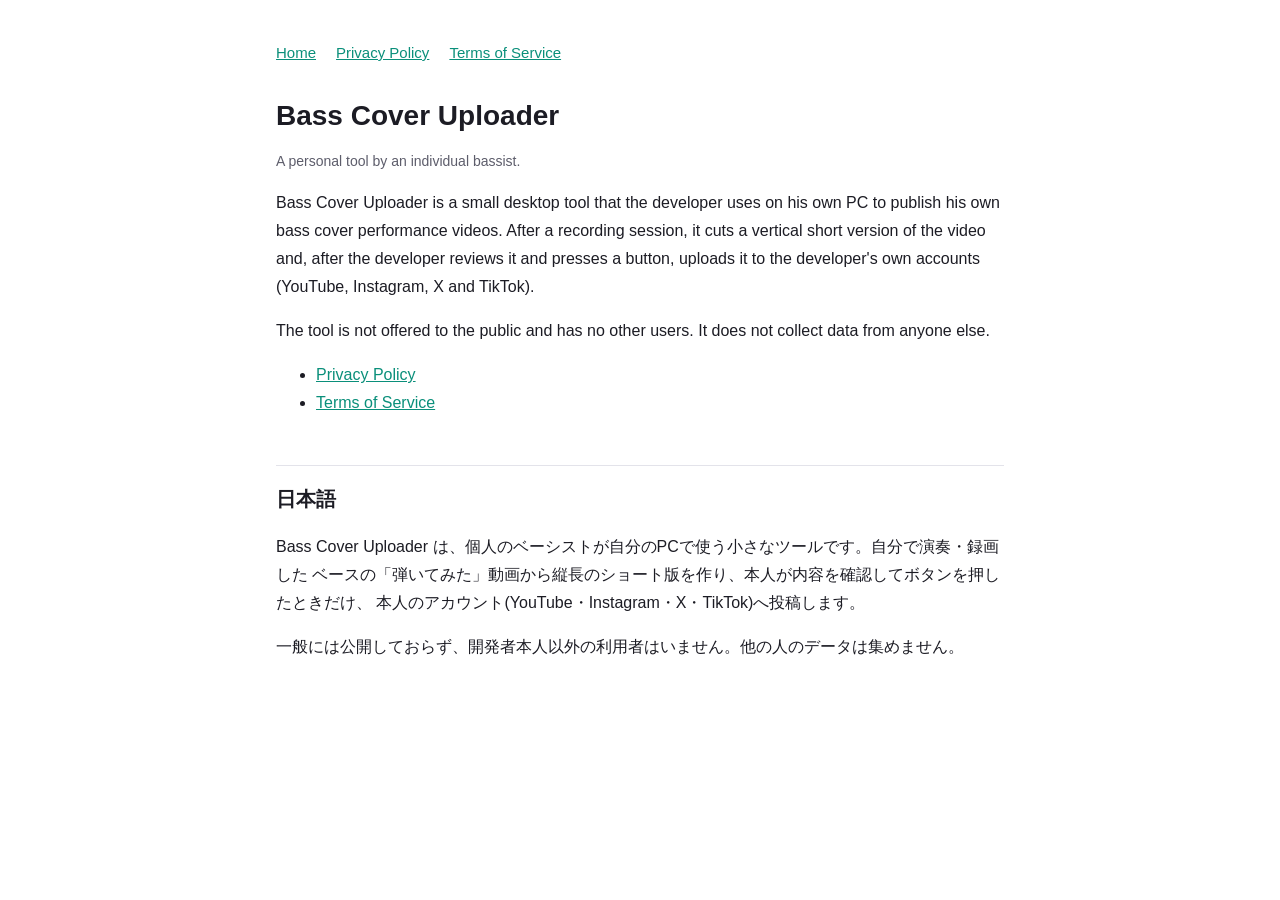
<file: index.html>
<!doctype html>
<html lang="en">
<head>
<meta charset="utf-8">
<meta name="viewport" content="width=device-width, initial-scale=1">
<title>Bass Cover Uploader</title>
<link rel="stylesheet" href="style.css">
</head>
<body>
<main>
  <nav><a href="./">Home</a><a href="privacy.html">Privacy Policy</a><a href="terms.html">Terms of Service</a></nav>
  <h1>Bass Cover Uploader</h1>
  <p class="meta">A personal tool by an individual bassist.</p>
  <p>Bass Cover Uploader is a small desktop tool that the developer uses on his own PC to publish his own bass cover
     performance videos. After a recording session, it cuts a vertical short version of the video and, after the
     developer reviews it and presses a button, uploads it to the developer's own accounts (YouTube, Instagram, X and TikTok).</p>
  <p>The tool is not offered to the public and has no other users. It does not collect data from anyone else.</p>
  <ul>
    <li><a href="privacy.html">Privacy Policy</a></li>
    <li><a href="terms.html">Terms of Service</a></li>
  </ul>

  <section class="lang" lang="ja">
    <h2>日本語</h2>
    <p>Bass Cover Uploader は、個人のベーシストが自分のPCで使う小さなツールです。自分で演奏・録画した
       ベースの「弾いてみた」動画から縦長のショート版を作り、本人が内容を確認してボタンを押したときだけ、
       本人のアカウント(YouTube・Instagram・X・TikTok)へ投稿します。</p>
    <p>一般には公開しておらず、開発者本人以外の利用者はいません。他の人のデータは集めません。</p>
  </section>
</main>
</body>
</html>
</file>
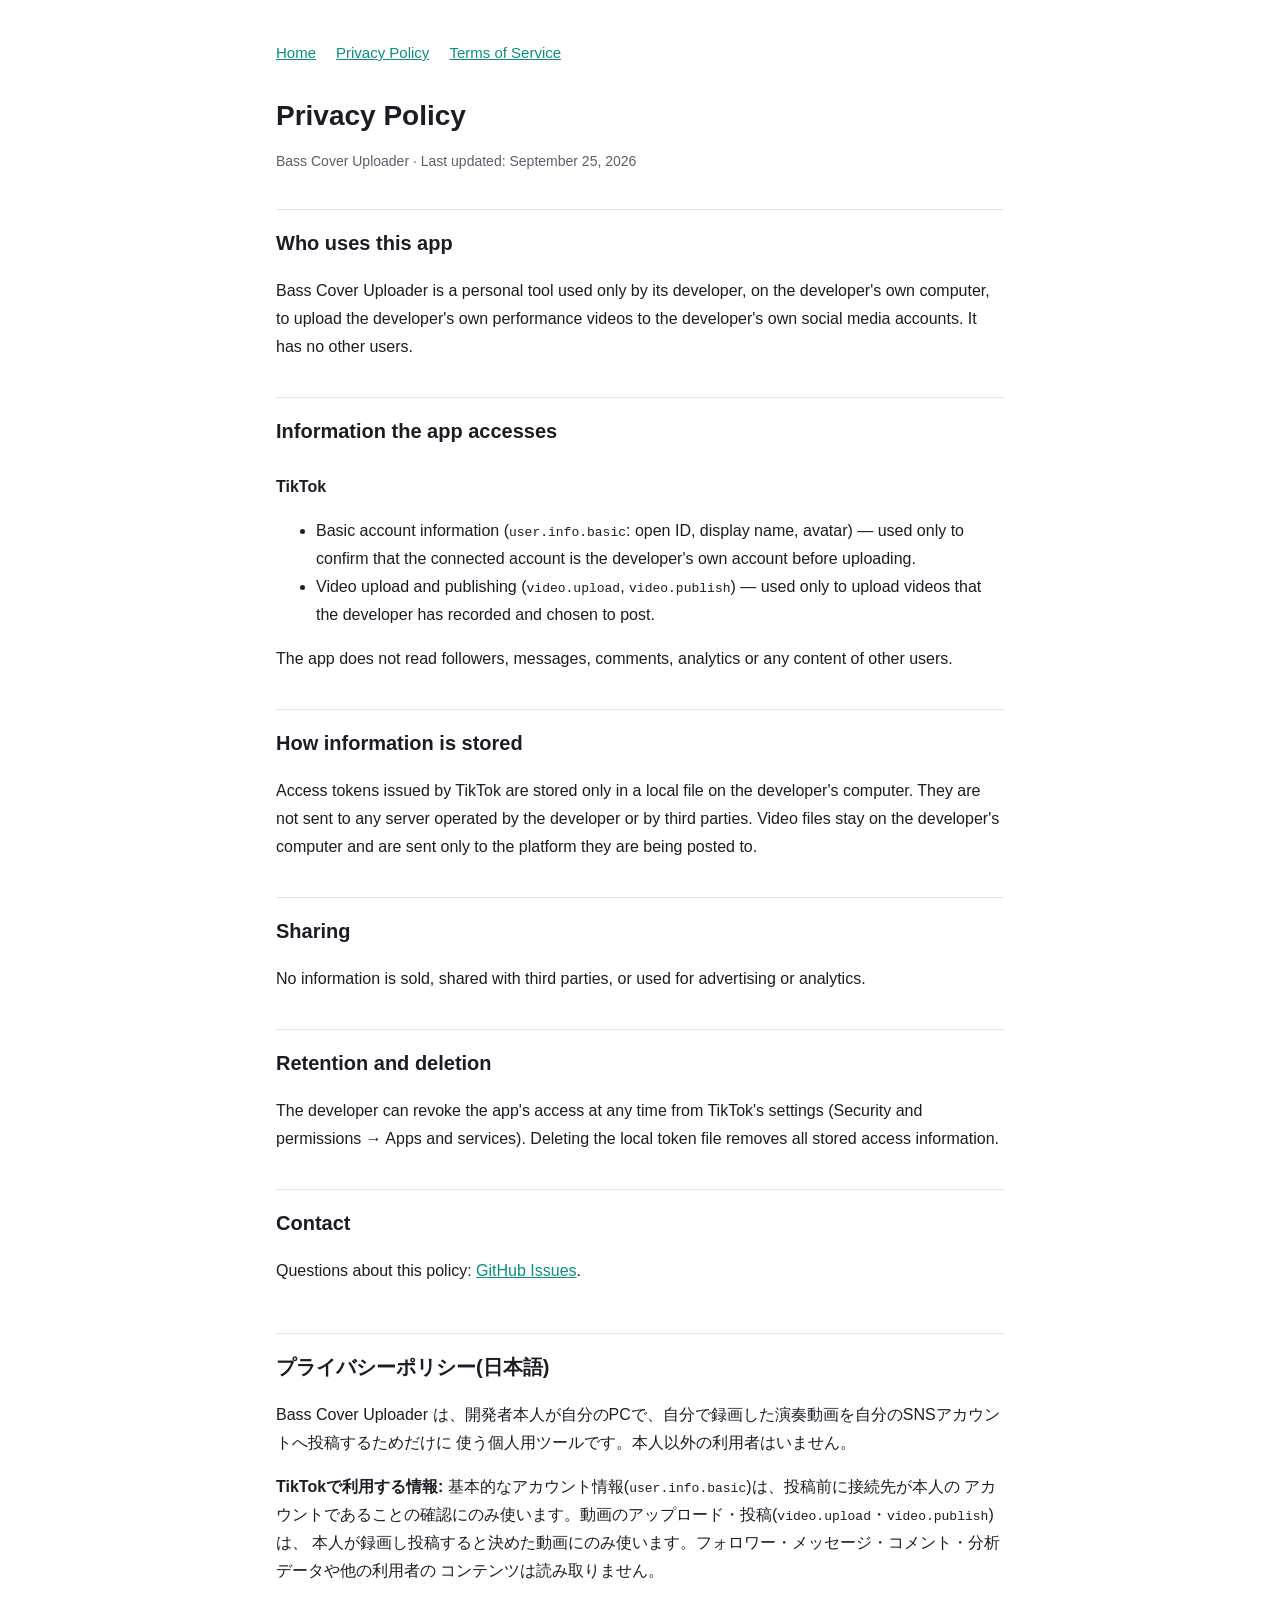
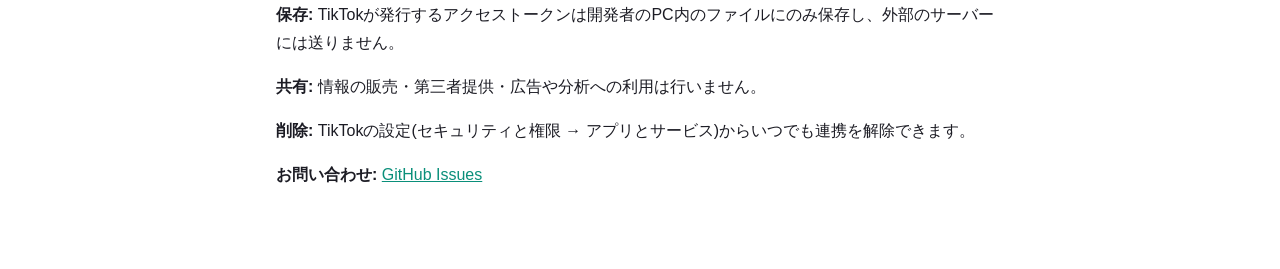
<file: privacy.html>
<!doctype html>
<html lang="en">
<head>
<meta charset="utf-8">
<meta name="viewport" content="width=device-width, initial-scale=1">
<title>Privacy Policy</title>
<link rel="stylesheet" href="style.css">
</head>
<body>
<main>
  <nav><a href="./">Home</a><a href="privacy.html">Privacy Policy</a><a href="terms.html">Terms of Service</a></nav>
  <h1>Privacy Policy</h1>
  <p class="meta">Bass Cover Uploader · Last updated: September 25, 2026</p>

  <h2>Who uses this app</h2>
  <p>Bass Cover Uploader is a personal tool used only by its developer, on the developer's own computer, to upload
     the developer's own performance videos to the developer's own social media accounts. It has no other users.</p>

  <h2>Information the app accesses</h2>
  <h3>TikTok</h3>
  <ul>
    <li>Basic account information (<code>user.info.basic</code>: open ID, display name, avatar) — used only to confirm
        that the connected account is the developer's own account before uploading.</li>
    <li>Video upload and publishing (<code>video.upload</code>, <code>video.publish</code>) — used only to upload videos
        that the developer has recorded and chosen to post.</li>
  </ul>
  <p>The app does not read followers, messages, comments, analytics or any content of other users.</p>

  <h2>How information is stored</h2>
  <p>Access tokens issued by TikTok are stored only in a local file on the developer's computer. They are not sent to
     any server operated by the developer or by third parties. Video files stay on the developer's computer and are
     sent only to the platform they are being posted to.</p>

  <h2>Sharing</h2>
  <p>No information is sold, shared with third parties, or used for advertising or analytics.</p>

  <h2>Retention and deletion</h2>
  <p>The developer can revoke the app's access at any time from TikTok's settings (Security and permissions → Apps and
     services). Deleting the local token file removes all stored access information.</p>

  <h2>Contact</h2>
  <p>Questions about this policy: <a href="https://github.com/Hei0MOrld/bass-cover-uploader/issues">GitHub Issues</a>.</p>

  <section class="lang" lang="ja">
    <h2>プライバシーポリシー(日本語)</h2>
    <p>Bass Cover Uploader は、開発者本人が自分のPCで、自分で録画した演奏動画を自分のSNSアカウントへ投稿するためだけに
       使う個人用ツールです。本人以外の利用者はいません。</p>
    <p><strong>TikTokで利用する情報:</strong> 基本的なアカウント情報(<code>user.info.basic</code>)は、投稿前に接続先が本人の
       アカウントであることの確認にのみ使います。動画のアップロード・投稿(<code>video.upload</code>・<code>video.publish</code>)は、
       本人が録画し投稿すると決めた動画にのみ使います。フォロワー・メッセージ・コメント・分析データや他の利用者の
       コンテンツは読み取りません。</p>
    <p><strong>保存:</strong> TikTokが発行するアクセストークンは開発者のPC内のファイルにのみ保存し、外部のサーバーには送りません。</p>
    <p><strong>共有:</strong> 情報の販売・第三者提供・広告や分析への利用は行いません。</p>
    <p><strong>削除:</strong> TikTokの設定(セキュリティと権限 → アプリとサービス)からいつでも連携を解除できます。</p>
    <p><strong>お問い合わせ:</strong> <a href="https://github.com/Hei0MOrld/bass-cover-uploader/issues">GitHub Issues</a></p>
  </section>
</main>
</body>
</html>
</file>
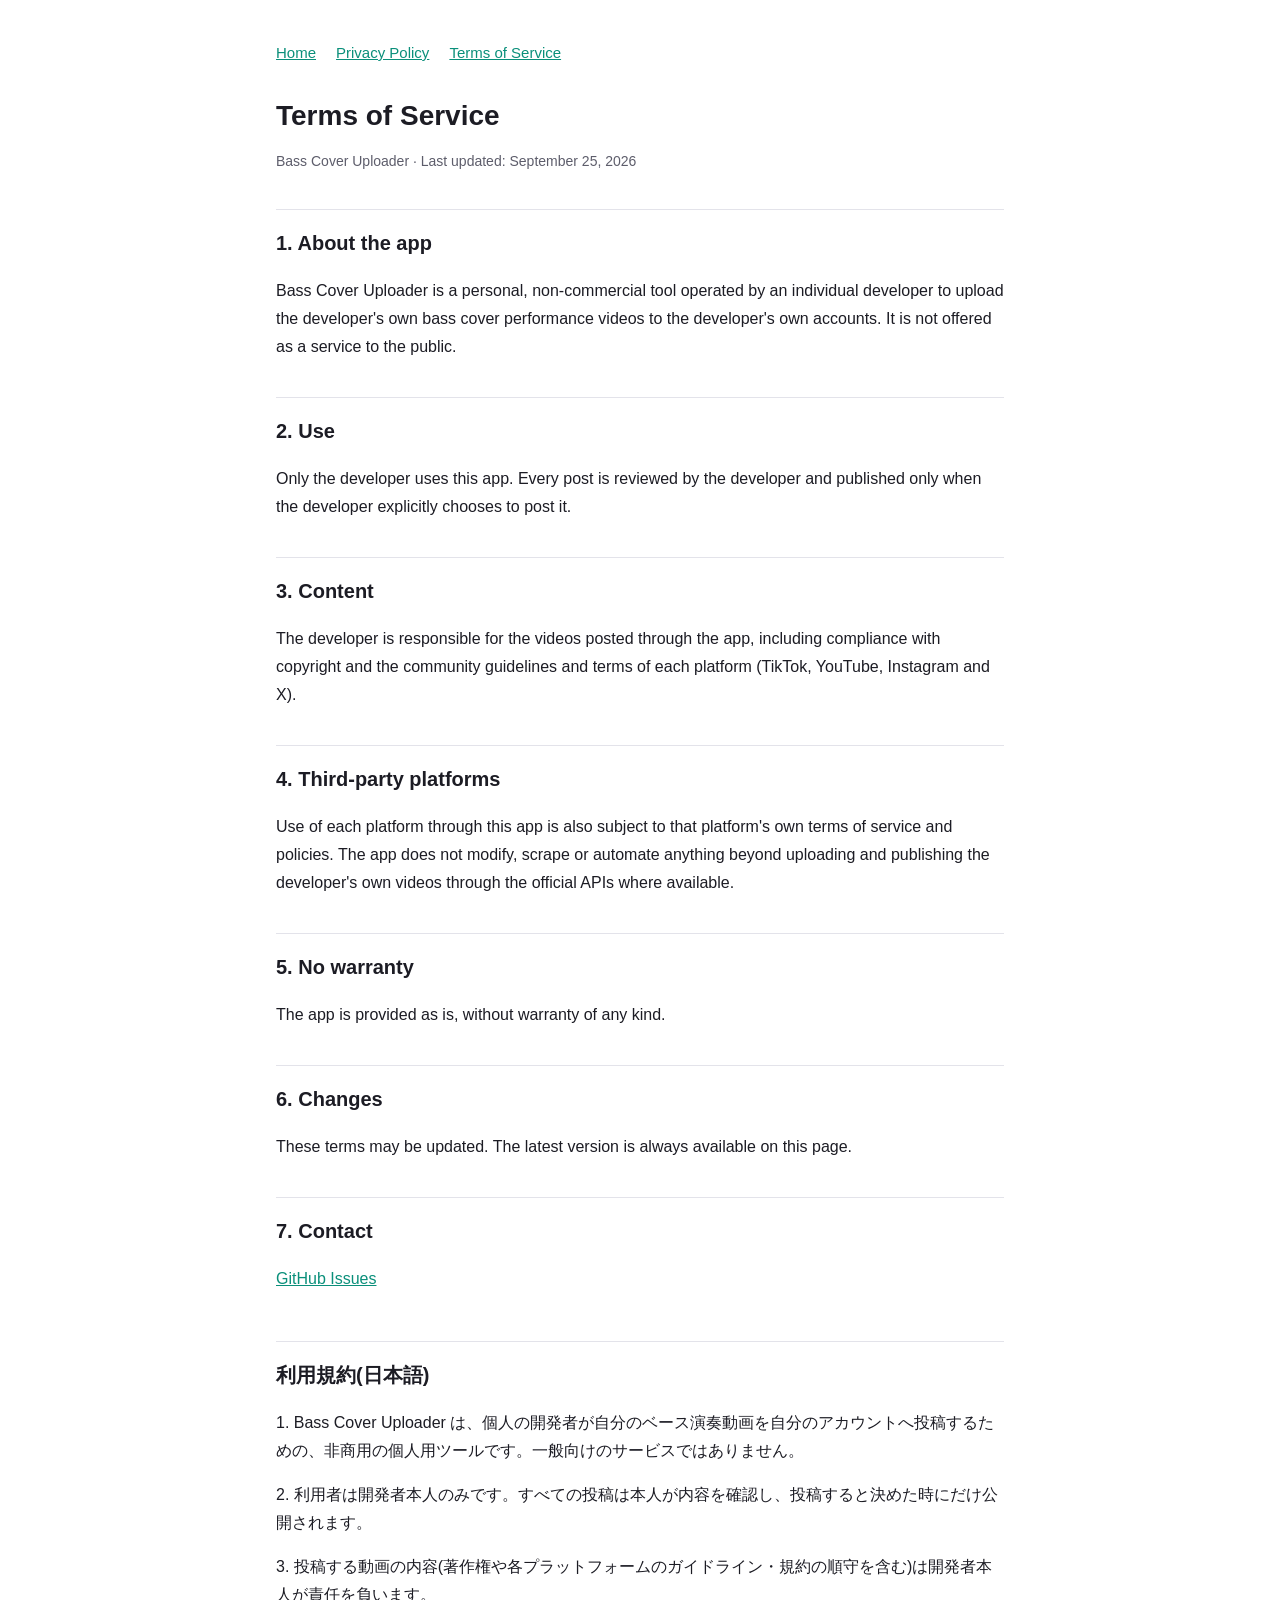
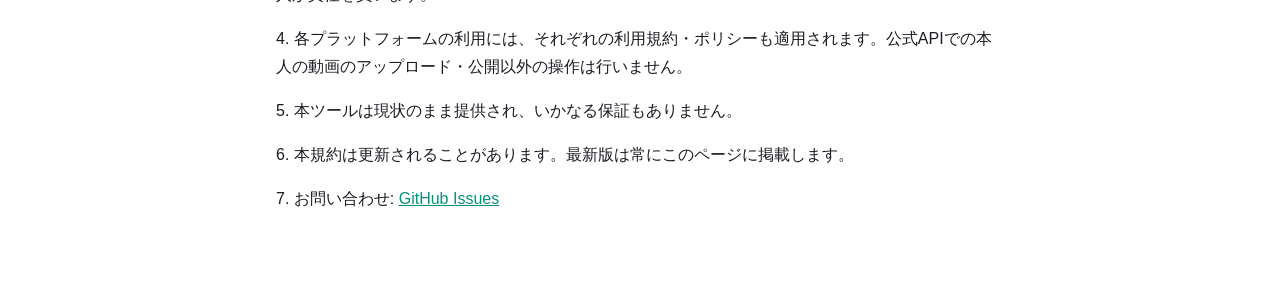
<file: terms.html>
<!doctype html>
<html lang="en">
<head>
<meta charset="utf-8">
<meta name="viewport" content="width=device-width, initial-scale=1">
<title>Terms of Service</title>
<link rel="stylesheet" href="style.css">
</head>
<body>
<main>
  <nav><a href="./">Home</a><a href="privacy.html">Privacy Policy</a><a href="terms.html">Terms of Service</a></nav>
  <h1>Terms of Service</h1>
  <p class="meta">Bass Cover Uploader · Last updated: September 25, 2026</p>

  <h2>1. About the app</h2>
  <p>Bass Cover Uploader is a personal, non-commercial tool operated by an individual developer to upload the
     developer's own bass cover performance videos to the developer's own accounts. It is not offered as a service
     to the public.</p>

  <h2>2. Use</h2>
  <p>Only the developer uses this app. Every post is reviewed by the developer and published only when the developer
     explicitly chooses to post it.</p>

  <h2>3. Content</h2>
  <p>The developer is responsible for the videos posted through the app, including compliance with copyright and
     the community guidelines and terms of each platform (TikTok, YouTube, Instagram and X).</p>

  <h2>4. Third-party platforms</h2>
  <p>Use of each platform through this app is also subject to that platform's own terms of service and policies.
     The app does not modify, scrape or automate anything beyond uploading and publishing the developer's own videos
     through the official APIs where available.</p>

  <h2>5. No warranty</h2>
  <p>The app is provided as is, without warranty of any kind.</p>

  <h2>6. Changes</h2>
  <p>These terms may be updated. The latest version is always available on this page.</p>

  <h2>7. Contact</h2>
  <p><a href="https://github.com/Hei0MOrld/bass-cover-uploader/issues">GitHub Issues</a></p>

  <section class="lang" lang="ja">
    <h2>利用規約(日本語)</h2>
    <p>1. Bass Cover Uploader は、個人の開発者が自分のベース演奏動画を自分のアカウントへ投稿するための、非商用の個人用ツールです。一般向けのサービスではありません。</p>
    <p>2. 利用者は開発者本人のみです。すべての投稿は本人が内容を確認し、投稿すると決めた時にだけ公開されます。</p>
    <p>3. 投稿する動画の内容(著作権や各プラットフォームのガイドライン・規約の順守を含む)は開発者本人が責任を負います。</p>
    <p>4. 各プラットフォームの利用には、それぞれの利用規約・ポリシーも適用されます。公式APIでの本人の動画のアップロード・公開以外の操作は行いません。</p>
    <p>5. 本ツールは現状のまま提供され、いかなる保証もありません。</p>
    <p>6. 本規約は更新されることがあります。最新版は常にこのページに掲載します。</p>
    <p>7. お問い合わせ: <a href="https://github.com/Hei0MOrld/bass-cover-uploader/issues">GitHub Issues</a></p>
  </section>
</main>
</body>
</html>
</file>
<file: style.css>
:root {
  --bg: #ffffff;
  --text: #1c1c24;
  --muted: #5d5d6b;
  --line: #e3e3ea;
  --accent: #0a8f7a;
}
@media (prefers-color-scheme: dark) {
  :root {
    --bg: #16161d;
    --text: #ececf3;
    --muted: #a3a3b2;
    --line: #2c2c38;
    --accent: #2fd1b5;
  }
}
* { box-sizing: border-box; }
body {
  margin: 0;
  background: var(--bg);
  color: var(--text);
  font-family: -apple-system, "Segoe UI", "Hiragino Sans", "Yu Gothic UI", "Noto Sans JP", sans-serif;
  line-height: 1.75;
}
main { max-width: 760px; margin: 0 auto; padding: 40px 16px 64px; }
nav { display: flex; gap: 20px; flex-wrap: wrap; font-size: 15px; margin-bottom: 32px; }
a { color: var(--accent); }
h1 { font-size: 28px; line-height: 1.3; margin: 0 0 8px; }
h2 { font-size: 20px; margin: 36px 0 8px; padding-top: 16px; border-top: 1px solid var(--line); }
h3 { font-size: 16px; margin: 24px 0 4px; }
.meta { color: var(--muted); font-size: 14px; }
.lang { margin-top: 48px; }
</file>
